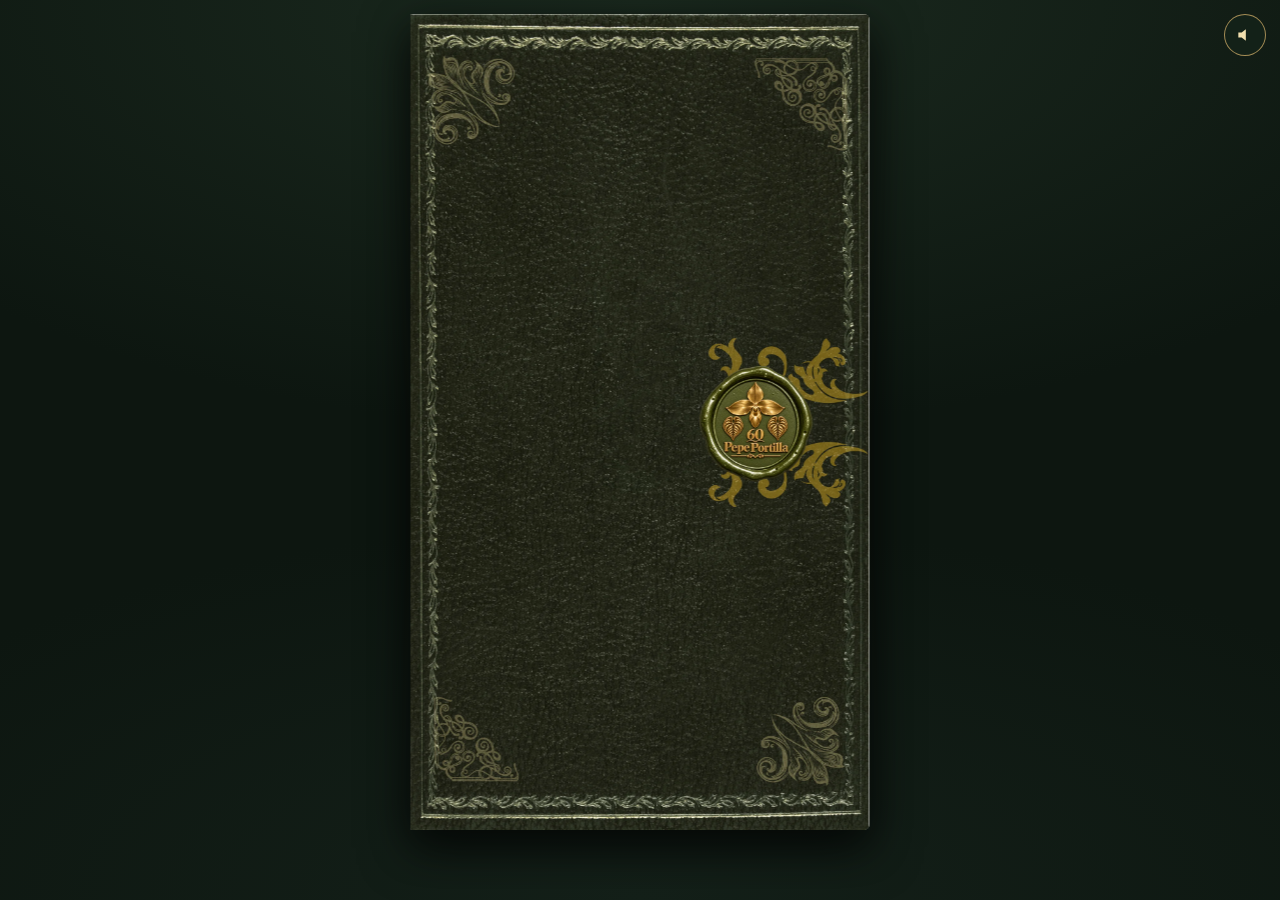
<file: index.html>
<!DOCTYPE html>
<html lang="es">
<head>
  <meta charset="UTF-8">
  <meta name="viewport" content="width=device-width, initial-scale=1.0, viewport-fit=cover">
  <meta name="theme-color" content="#0d1610">
  <title>Pepe Portilla · 60 años – ¡Te esperamos!</title>

  <!-- Vista previa al compartir por WhatsApp (se escribe aquí a mano) -->
  <meta name="description" content="Detalles del evento, ubicación y confirmación de asistencia.">
  <meta property="og:type" content="website">
  <meta property="og:title" content="Pepe Portilla · 60 años – ¡Te esperamos!">
  <meta property="og:description" content="Detalles del evento, ubicación y confirmación de asistencia.">
  <meta property="og:url" content="https://ecuagenera97.github.io/pepe_birthday/">
  <meta property="og:image" content="https://ecuagenera97.github.io/pepe_birthday/img/compartir.jpg">
  <meta property="og:image:width" content="1200">
  <meta property="og:image:height" content="630">
  <meta name="twitter:card" content="summary_large_image">

  <link rel="icon" href="img/favicon.png" type="image/png">
  <link rel="preload" as="image" href="img/p01_tapa.webp" fetchpriority="high">
  <link rel="preload" as="image" href="img/p02_cuero.webp">
  <link rel="preload" as="image" href="img/p02_logo_capa.webp">
  <link rel="preconnect" href="https://fonts.googleapis.com">
  <link rel="preconnect" href="https://fonts.gstatic.com" crossorigin>
  <link href="https://fonts.googleapis.com/css2?family=Cormorant+Garamond:ital,wght@0,500;0,600;0,700;1,500&display=swap" rel="stylesheet">
  <link rel="stylesheet" href="css/styles.css">
</head>
<body>
  <main class="escena" id="escena">
    <div class="libro" id="libro">

      <!-- ===================== HOJAS DEL LIBRO (se pasan como páginas) ===================== -->
      <div class="flip" id="flip">

        <!-- 2. Logo -->
        <section class="pagina logo" data-pag="logo" aria-label="Pepe Portilla, 60 años">
          <img class="base" src="img/p02_cuero.webp" alt="" width="1440" height="2560">
          <div class="logo-caja">
            <img class="logo-img" src="img/p02_logo_capa.webp" alt="60 Pepe Portilla">
            <span class="logo-brillo" aria-hidden="true"></span>
          </div>
          <div class="para" id="para" hidden>
            <span class="para-etq">Invitación para</span>
            <span class="para-nombre" id="para-nombre"></span>
          </div>
        </section>

        <!-- 3. Selva con animales -->
        <section class="pagina" data-pag="selva" aria-label="Usted está cordialmente invitado a celebrar 60 años">
          <img class="base" src="img/p03_selva.webp" alt="Pepe Portilla. Usted está cordialmente invitado a celebrar 60 años." width="1440" height="2560" decoding="async">
          <!-- VIDEO: si existe video/p03.mp4 se reproduce aquí (ver js/vivo.js) -->
        </section>

        <!-- 4. Cuenta regresiva -->
        <section class="pagina" data-pag="cuenta" aria-label="Cuenta regresiva">
          <img class="base" src="img/p04_cuenta.webp" alt="Faltan" width="1440" height="2560" decoding="async">
          <!-- Agujas del reloj (giran y marcan la hora de Ecuador) -->
          <svg class="agujas" id="agujas" viewBox="-200 -200 400 400" aria-hidden="true">
            <defs>
              <linearGradient id="oroAguja" x1="0" x2="1"><stop offset="0" stop-color="#3a2614"/><stop offset=".5" stop-color="#1f140b"/><stop offset="1" stop-color="#3a2614"/></linearGradient>
            </defs>
            <g id="ag-hora">
              <path d="M-5 22 L-3.2 -40 C-12 -48 -12 -62 0 -66 C12 -62 12 -48 3.2 -40 L5 22 Z M0 -60 a6 6 0 1 0 .01 0 Z" fill="url(#oroAguja)" fill-rule="evenodd"/>
              <path d="M0 -66 L-7 -84 L0 -108 L7 -84 Z" fill="url(#oroAguja)"/>
            </g>
            <g id="ag-min">
              <path d="M-3.6 28 L-2 -96 C-9 -104 -9 -116 0 -120 C9 -116 9 -104 2 -96 L3.6 28 Z M0 -114 a4.5 4.5 0 1 0 .01 0 Z" fill="url(#oroAguja)" fill-rule="evenodd"/>
              <path d="M0 -120 L-5 -134 L0 -158 L5 -134 Z" fill="url(#oroAguja)"/>
            </g>
            <g id="ag-seg">
              <path d="M-1 34 L-.7 -150 L0 -162 L.7 -150 L1 34 Z" fill="#9a6a2a"/>
              <circle cy="22" r="6" fill="none" stroke="#9a6a2a" stroke-width="2"/>
            </g>
            <circle r="11" fill="#2a1b0e"/><circle r="7" fill="#b8893f"/><circle r="3" fill="#5a3b18"/>
          </svg>
          <div class="reloj" id="reloj" role="timer" aria-live="off">
            <div class="u"><span class="n" data-u="d">00</span><span class="l">Días</span></div>
            <div class="u"><span class="n" data-u="h">00</span><span class="l">Horas</span></div>
            <div class="u"><span class="n" data-u="m">00</span><span class="l">Min</span></div>
            <div class="u"><span class="n" data-u="s">00</span><span class="l">Seg</span></div>
          </div>
          <span class="late" style="--l:28;--t:63.6;--w:44;--h:5" data-img="p04_cuenta"></span>
          <span class="late" style="--l:28;--t:71.2;--w:44;--h:5" data-img="p04_cuenta"></span>
          <a class="zona" id="cal-google" target="_blank" rel="noopener" aria-label="Agregar a Google Calendar" style="left:28%;top:63.6%;width:44%;height:5%"></a>
          <a class="zona" id="cal-ics" href="#" aria-label="Agregar al calendario de iPhone u Outlook" style="left:28%;top:71.2%;width:44%;height:5%"></a>
        </section>

        <!-- 5. Fecha y lugar -->
        <section class="pagina" data-pag="fecha" aria-label="Fecha y lugar">
          <img class="base" src="img/p05_fecha.webp" alt="Sábado 9 de enero, 4pm. El evento tendrá lugar en Uzhupud Garden, Paute - Ecuador." width="1440" height="2560" decoding="async">
          <span class="late" style="--l:34.7;--t:78;--w:31.9;--h:3.6" data-img="p05_fecha"></span>
          <a class="zona" data-accion="mapa" target="_blank" rel="noopener" aria-label="Ver ubicación en el mapa" style="left:33%;top:77%;width:35%;height:5.6%"></a>
          <a class="zona suave" data-accion="mapa" target="_blank" rel="noopener" tabindex="-1" aria-hidden="true" style="left:18%;top:55%;width:64%;height:20%"></a>
        </section>

        <!-- 6. Agenda -->
        <section class="pagina" data-pag="agenda" aria-label="Agenda de la noche">
          <img class="base" src="img/p06_agenda.webp" alt="Agenda de la noche: ceremonia en la Capilla San José 16h00, cóctel 17h00, cena de recepción 20h00, fiesta de celebración 20h30." width="1440" height="2560" decoding="async">
          <img class="estrella" src="img/p06_estrella.png" alt="" aria-hidden="true">
        </section>

        <!-- 7. Vestimenta -->
        <section class="pagina" data-pag="vestimenta" aria-label="Código de vestimenta">
          <img class="base" src="img/p07_vestimenta.webp" alt="Código de vestimenta: traje formal. Verdes y sus tonalidades, reservados para el cumpleañero." width="1440" height="2560" decoding="async">
        </section>

        <!-- 8. Confirmación -->
        <section class="pagina" data-pag="confirmacion" aria-label="Confirmación de asistencia">
          <img class="base" src="img/p08_confirmacion.webp" alt="Agradecemos su confirmación hasta el 28 de diciembre de 2026. Por la naturaleza de la celebración, este evento será exclusivamente para adultos; agradecemos confirmar únicamente la asistencia de las personas contempladas en su invitación." width="1440" height="2560" decoding="async">
          <span class="late" style="--l:15.4;--t:62.2;--w:38.8;--h:4.9" data-img="p08_confirmacion"></span>
          <a class="zona" data-accion="confirmar" target="_blank" rel="noopener" aria-label="Confirmar asistencia por WhatsApp" style="left:14%;top:61%;width:41.6%;height:7.2%"></a>
        </section>

        <!-- 9. Hospedaje -->
        <section class="pagina" data-pag="hospedaje" aria-label="Hospedaje con tarifa especial">
          <img class="base" src="img/p09_hospedaje.webp" alt="Hospedaje. Tarifa especial disponible para nuestros amigos en Uzhupud Garden." width="1440" height="2560" decoding="async">
          <span class="late" style="--l:53;--t:58.5;--w:38.7;--h:4.9" data-img="p09_hospedaje"></span>
          <a class="zona" data-accion="hospedaje" target="_blank" rel="noopener" aria-label="Reservar hospedaje por WhatsApp" style="left:51.5%;top:57.3%;width:41.7%;height:7.3%"></a>
        </section>

        <!-- 10. Obsequio -->
        <section class="pagina" data-pag="obsequio" aria-label="Obsequio">
          <img class="base" src="img/p10_obsequio.webp" alt="Obsequio. Su obsequio en sobre cerrado o transferencia será donado para la Fundación Santa María de la Esperanza o la Conferencia San Vicente de Paúl." width="1440" height="2560" decoding="async">
          <span class="late suave" style="--l:37.3;--t:53.7;--w:31.8;--h:5.5" data-img="p10_obsequio"></span>
          <a class="zona suave" data-accion="obsequio" target="_blank" rel="noopener" aria-label="Fundación Santa María de la Esperanza" style="left:36%;top:53.2%;width:34.4%;height:6.6%"></a>
          <span class="late suave" style="--l:37.3;--t:61;--w:31.8;--h:5.5" data-img="p10_obsequio"></span>
          <a class="zona suave" data-accion="obsequio2" target="_blank" rel="noopener" aria-label="Conferencia San Vicente de Paúl" style="left:36%;top:60.4%;width:34.4%;height:6.6%"></a>
        </section>

        <!-- 11. Te esperamos -->
        <section class="pagina" data-pag="esperamos" aria-label="Te esperamos">
          <img class="base" src="img/p11_esperamos.webp" alt="Te esperamos. Para brindar por la vida y compartir una noche inolvidable." width="1440" height="2560" decoding="async">
        </section>
      </div>

      <!-- ===================== 1. TAPA (se abre de derecha a izquierda) ===================== -->
      <div class="tapa" id="tapa">
        <div class="tapa-cara frente">
          <img src="img/p01_tapa.webp" alt="Libro cerrado con el sello de Pepe Portilla" width="1440" height="2560" fetchpriority="high">
          <button class="zona redonda sello" id="sello" type="button" aria-label="Abrir la invitación"></button>
        </div>
        <div class="tapa-cara dorso" aria-hidden="true"></div>
      </div>
    </div>

    <!-- Puntos de página y flechas (aparecen al abrir el libro) -->
    <nav class="mando" id="mando" aria-label="Páginas" hidden>
      <button class="pista atras" id="atras" type="button" aria-label="Página anterior"><svg viewBox="0 0 24 24"><path d="M15 5l-7 7 7 7"/></svg></button>
      <div class="puntos" id="puntos"></div>
      <button class="pista" id="siguiente" type="button" aria-label="Página siguiente"><svg viewBox="0 0 24 24"><path d="M9 5l7 7-7 7"/></svg></button>
    </nav>
  </main>

  <button class="musica" id="musica" type="button" hidden aria-label="Reproducir música">
    <svg viewBox="0 0 24 24" id="musica-icono"><path d="M4 9v6h4l5 4V5L8 9z"/></svg>
  </button>
  <audio id="audio" loop preload="none"></audio>

  <script src="config.js"></script>
  <script src="js/comun.js"></script>
  <script src="js/vivo.js"></script>
  <script src="js/app.js"></script>
</body>
</html>
</file>
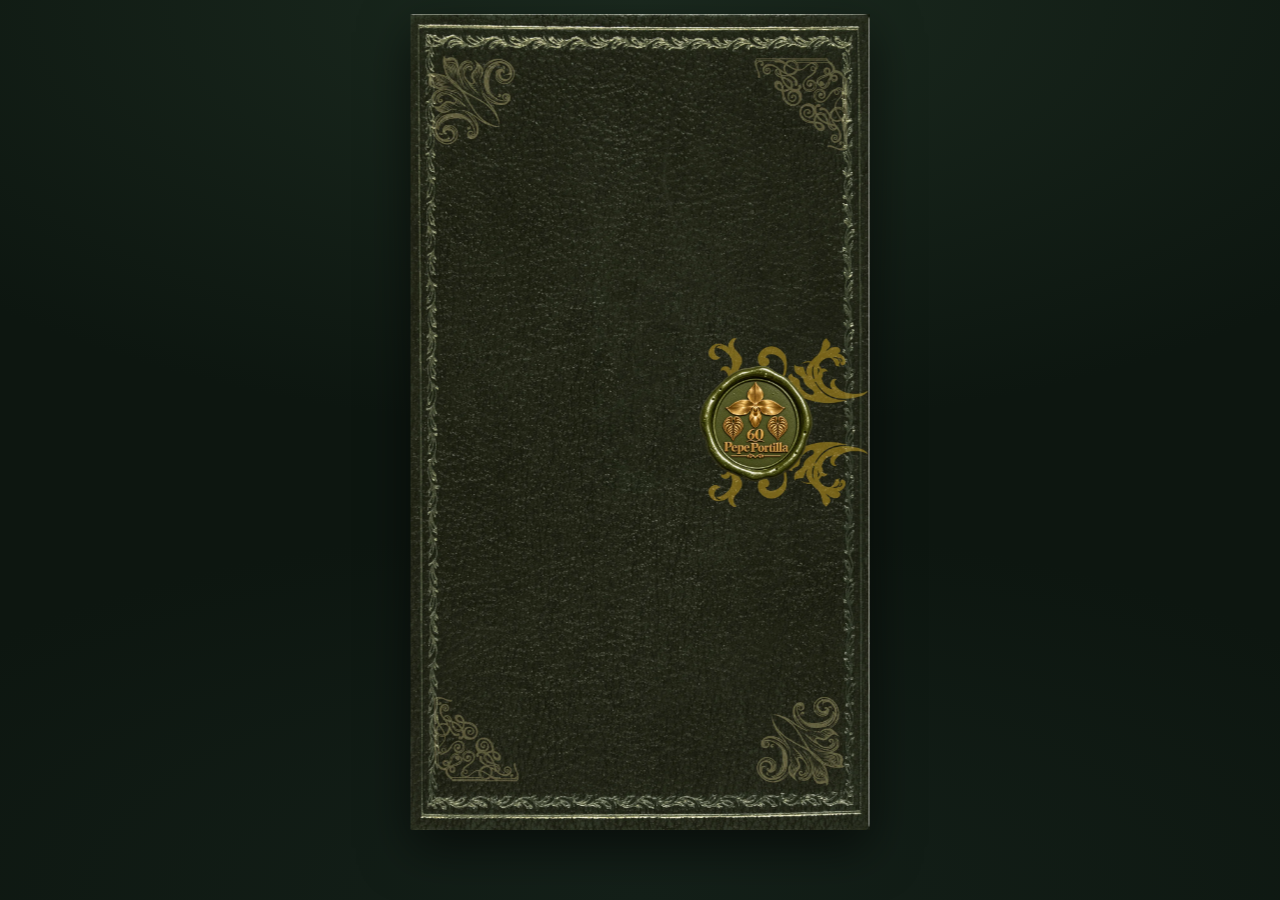
<file: INVITACION_FINAL/index.html>
<!DOCTYPE html>
<html lang="es">
<head>
  <meta charset="UTF-8">
  <meta name="viewport" content="width=device-width, initial-scale=1.0, viewport-fit=cover">
  <meta name="theme-color" content="#0d1610">
  <title>Pepe Portilla · 60 años – ¡Te esperamos!</title>

  <!-- Vista previa al compartir por WhatsApp (se escribe aquí a mano) -->
  <meta name="description" content="Detalles del evento, ubicación y confirmación de asistencia.">
  <meta property="og:type" content="website">
  <meta property="og:title" content="Pepe Portilla · 60 años – ¡Te esperamos!">
  <meta property="og:description" content="Detalles del evento, ubicación y confirmación de asistencia.">
  <meta property="og:url" content="https://ecuagenera97.github.io/pepe_birthday/">
  <meta property="og:image" content="https://ecuagenera97.github.io/pepe_birthday/img/compartir.jpg">
  <meta property="og:image:width" content="1200">
  <meta property="og:image:height" content="630">
  <meta name="twitter:card" content="summary_large_image">

  <link rel="icon" href="img/favicon.png" type="image/png">
  <link rel="preload" as="image" href="img/p01_tapa.webp" fetchpriority="high">
  <link rel="preload" as="image" href="img/p02_cuero.webp">
  <link rel="preload" as="image" href="img/p02_logo_capa.webp">
  <link rel="preconnect" href="https://fonts.googleapis.com">
  <link rel="preconnect" href="https://fonts.gstatic.com" crossorigin>
  <link href="https://fonts.googleapis.com/css2?family=Cormorant+Garamond:ital,wght@0,500;0,600;0,700;1,500&display=swap" rel="stylesheet">
  <link rel="stylesheet" href="css/styles.css">
</head>
<body>
  <main class="escena" id="escena">
    <div class="libro" id="libro">

      <!-- ===================== HOJAS DEL LIBRO (se pasan como páginas) ===================== -->
      <div class="flip" id="flip">

        <!-- 2. Logo -->
        <section class="pagina logo" data-pag="logo" aria-label="Pepe Portilla, 60 años">
          <img class="base" src="img/p02_cuero.webp" alt="" width="1440" height="2560">
          <div class="logo-caja">
            <img class="logo-img" src="img/p02_logo_capa.webp" alt="60 Pepe Portilla">
            <span class="logo-brillo" aria-hidden="true"></span>
          </div>
          <div class="para" id="para" hidden>
            <span class="para-etq">Invitación para</span>
            <span class="para-nombre" id="para-nombre"></span>
          </div>
        </section>

        <!-- 3. Selva con animales -->
        <section class="pagina" data-pag="selva" aria-label="Usted está cordialmente invitado a celebrar 60 años">
          <img class="base" src="img/p03_selva.webp" alt="Pepe Portilla. Usted está cordialmente invitado a celebrar 60 años." width="1440" height="2560" decoding="async">
          <!-- VIDEO: si existe video/p03.mp4 se reproduce aquí (ver js/vivo.js) -->
        </section>

        <!-- 4. Cuenta regresiva -->
        <section class="pagina" data-pag="cuenta" aria-label="Cuenta regresiva">
          <img class="base" src="img/p04_cuenta.webp" alt="Faltan" width="1440" height="2560" decoding="async">
          <!-- Agujas del reloj (giran y marcan la hora de Ecuador) -->
          <svg class="agujas" id="agujas" viewBox="-200 -200 400 400" aria-hidden="true">
            <defs>
              <linearGradient id="oroAguja" x1="0" x2="1"><stop offset="0" stop-color="#3a2614"/><stop offset=".5" stop-color="#1f140b"/><stop offset="1" stop-color="#3a2614"/></linearGradient>
            </defs>
            <g id="ag-hora">
              <path d="M-5 22 L-3.2 -40 C-12 -48 -12 -62 0 -66 C12 -62 12 -48 3.2 -40 L5 22 Z M0 -60 a6 6 0 1 0 .01 0 Z" fill="url(#oroAguja)" fill-rule="evenodd"/>
              <path d="M0 -66 L-7 -84 L0 -108 L7 -84 Z" fill="url(#oroAguja)"/>
            </g>
            <g id="ag-min">
              <path d="M-3.6 28 L-2 -96 C-9 -104 -9 -116 0 -120 C9 -116 9 -104 2 -96 L3.6 28 Z M0 -114 a4.5 4.5 0 1 0 .01 0 Z" fill="url(#oroAguja)" fill-rule="evenodd"/>
              <path d="M0 -120 L-5 -134 L0 -158 L5 -134 Z" fill="url(#oroAguja)"/>
            </g>
            <g id="ag-seg">
              <path d="M-1 34 L-.7 -150 L0 -162 L.7 -150 L1 34 Z" fill="#9a6a2a"/>
              <circle cy="22" r="6" fill="none" stroke="#9a6a2a" stroke-width="2"/>
            </g>
            <circle r="11" fill="#2a1b0e"/><circle r="7" fill="#b8893f"/><circle r="3" fill="#5a3b18"/>
          </svg>
          <div class="reloj" id="reloj" role="timer" aria-live="off">
            <div class="u"><span class="n" data-u="d">00</span><span class="l">Días</span></div>
            <div class="u"><span class="n" data-u="h">00</span><span class="l">Horas</span></div>
            <div class="u"><span class="n" data-u="m">00</span><span class="l">Min</span></div>
            <div class="u"><span class="n" data-u="s">00</span><span class="l">Seg</span></div>
          </div>
          <span class="late" style="--l:28;--t:63.6;--w:44;--h:5" data-img="p04_cuenta"></span>
          <span class="late" style="--l:28;--t:71.2;--w:44;--h:5" data-img="p04_cuenta"></span>
          <a class="zona" id="cal-google" target="_blank" rel="noopener" aria-label="Agregar a Google Calendar" style="left:28%;top:63.6%;width:44%;height:5%"></a>
          <a class="zona" id="cal-ics" href="#" aria-label="Agregar al calendario de iPhone u Outlook" style="left:28%;top:71.2%;width:44%;height:5%"></a>
        </section>

        <!-- 5. Fecha y lugar -->
        <section class="pagina" data-pag="fecha" aria-label="Fecha y lugar">
          <img class="base" src="img/p05_fecha.webp" alt="Sábado 9 de enero, 4pm. El evento tendrá lugar en Uzhupud Garden, Paute - Ecuador." width="1440" height="2560" decoding="async">
          <span class="late" style="--l:31.5;--t:74.3;--w:37;--h:4.2" data-img="p05_fecha"></span>
          <a class="zona" data-accion="mapa" target="_blank" rel="noopener" aria-label="Ver ubicación en el mapa" style="left:31.5%;top:74.3%;width:37%;height:4.2%"></a>
          <a class="zona suave" data-accion="mapa" target="_blank" rel="noopener" tabindex="-1" aria-hidden="true" style="left:18%;top:51%;width:64%;height:19%"></a>
        </section>

        <!-- 6. Agenda -->
        <section class="pagina" data-pag="agenda" aria-label="Agenda de la noche">
          <img class="base" src="img/p06_agenda.webp" alt="Agenda de la noche: ceremonia en la Capilla San José 16h00, cóctel de bienvenida en el Museo 17h00, cena de recepción 20h00, fiesta de celebración 20h30." width="1440" height="2560" decoding="async">
          <img class="estrella" src="img/p06_estrella.png" alt="" aria-hidden="true">
        </section>

        <!-- 7. Vestimenta -->
        <section class="pagina" data-pag="vestimenta" aria-label="Código de vestimenta">
          <img class="base" src="img/p07_vestimenta.webp" alt="Código de vestimenta: traje formal. Verdes y sus tonalidades, reservados para el cumpleañero." width="1440" height="2560" decoding="async">
        </section>

        <!-- 8. Confirmación -->
        <section class="pagina" data-pag="confirmacion" aria-label="Confirmación de asistencia">
          <img class="base" src="img/p08_confirmacion.webp" alt="Agradecemos su confirmación hasta el 27 de diciembre del 2026." width="1440" height="2560" decoding="async">
          <span class="late" style="--l:9.4;--t:64.8;--w:42;--h:5.4" data-img="p08_confirmacion"></span>
          <a class="zona" data-accion="confirmar" target="_blank" rel="noopener" aria-label="Confirmar asistencia por WhatsApp" style="left:9.4%;top:64.8%;width:42%;height:5.4%"></a>
        </section>

        <!-- 9. Hospedaje -->
        <section class="pagina" data-pag="hospedaje" aria-label="Hospedaje con tarifa especial">
          <img class="base" src="img/p09_hospedaje.webp" alt="Hospedaje. Tarifa especial disponible para nuestros amigos en Uzhupud Garden." width="1440" height="2560" decoding="async">
          <span class="late" style="--l:50.5;--t:56.8;--w:38.5;--h:4.8" data-img="p09_hospedaje"></span>
          <a class="zona" data-accion="hospedaje" target="_blank" rel="noopener" aria-label="Reservar hospedaje por WhatsApp" style="left:50.5%;top:56.8%;width:38.5%;height:4.8%"></a>
        </section>

        <!-- 10. Obsequio -->
        <section class="pagina" data-pag="obsequio" aria-label="Obsequio">
          <img class="base" src="img/p10_obsequio.webp" alt="Obsequio. Su obsequio en sobre cerrado o transferencia será donado para la Fundación Santa María de la Esperanza." width="1440" height="2560" decoding="async">
          <span class="late suave" style="--l:33.5;--t:56.2;--w:33;--h:4.8" data-img="p10_obsequio"></span>
          <a class="zona suave" data-accion="obsequio" target="_blank" rel="noopener" aria-label="Fundación Santa María de la Esperanza" style="left:33.5%;top:56.2%;width:33%;height:4.8%"></a>
        </section>

        <!-- 11. Te esperamos -->
        <section class="pagina" data-pag="esperamos" aria-label="Te esperamos">
          <img class="base" src="img/p11_esperamos.webp" alt="Te esperamos. Para brindar por la vida y compartir una noche inolvidable." width="1440" height="2560" decoding="async">
        </section>
      </div>

      <!-- ===================== 1. TAPA (se abre de derecha a izquierda) ===================== -->
      <div class="tapa" id="tapa">
        <div class="tapa-cara frente">
          <img src="img/p01_tapa.webp" alt="Libro cerrado con el sello de Pepe Portilla" width="1440" height="2560" fetchpriority="high">
          <button class="zona redonda sello" id="sello" type="button" aria-label="Abrir la invitación"></button>
        </div>
        <div class="tapa-cara dorso" aria-hidden="true"></div>
      </div>
    </div>

    <!-- Puntos de página y flechas (aparecen al abrir el libro) -->
    <nav class="mando" id="mando" aria-label="Páginas" hidden>
      <button class="pista atras" id="atras" type="button" aria-label="Página anterior"><svg viewBox="0 0 24 24"><path d="M15 5l-7 7 7 7"/></svg></button>
      <div class="puntos" id="puntos"></div>
      <button class="pista" id="siguiente" type="button" aria-label="Página siguiente"><svg viewBox="0 0 24 24"><path d="M9 5l7 7-7 7"/></svg></button>
    </nav>
  </main>

  <button class="musica" id="musica" type="button" hidden aria-label="Reproducir música">
    <svg viewBox="0 0 24 24" id="musica-icono"><path d="M4 9v6h4l5 4V5L8 9z"/></svg>
  </button>
  <audio id="audio" loop preload="none"></audio>

  <script src="config.js"></script>
  <script src="js/comun.js"></script>
  <script src="js/page-flip.js"></script>
  <script src="js/vivo.js"></script>
  <script src="js/app.js"></script>
</body>
</html>
</file>
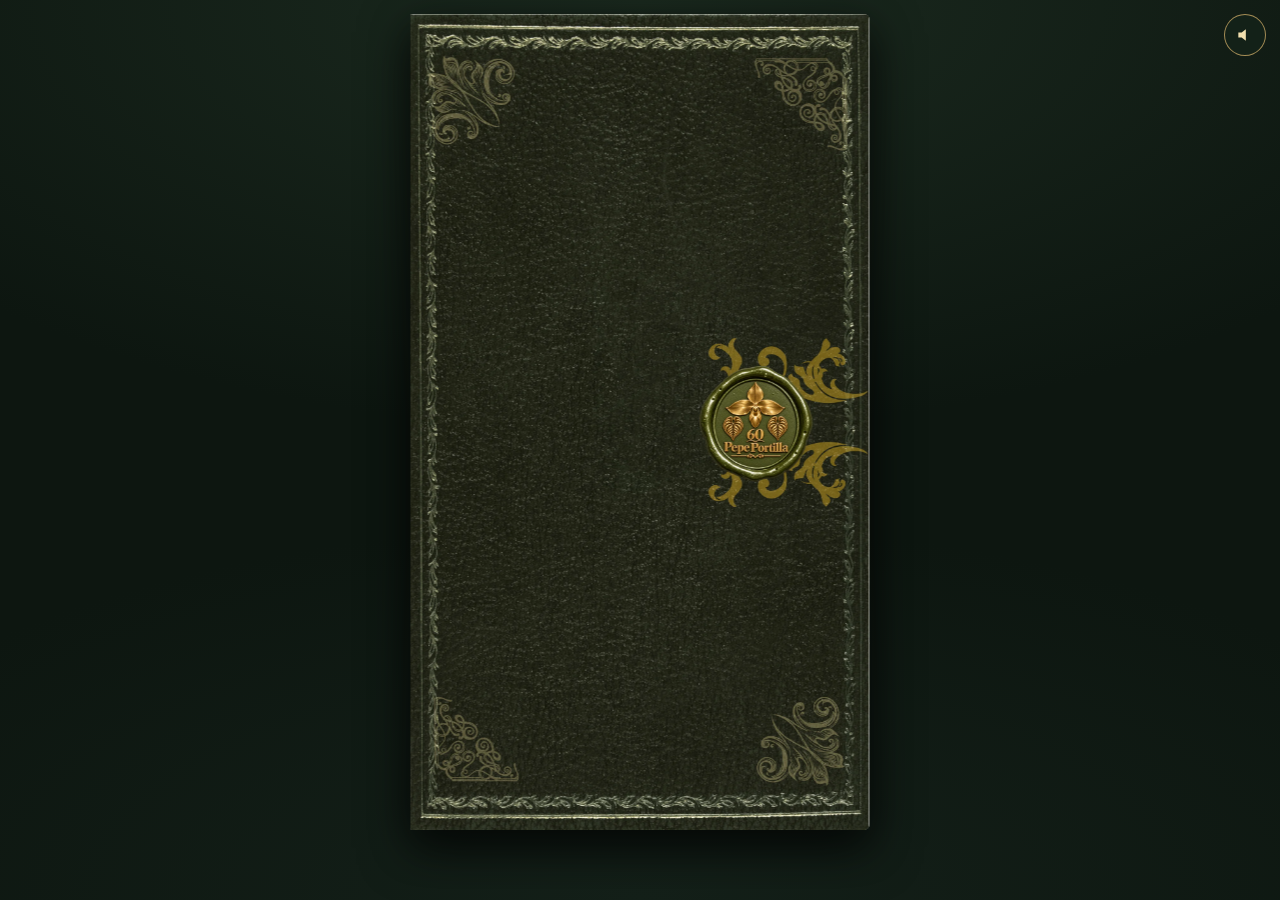
<file: details.html>
<!DOCTYPE html>
<html lang="es"><head><meta charset="UTF-8"><meta name="viewport" content="width=device-width, initial-scale=1.0">
<title>Pepe Portilla · 60 años</title><meta http-equiv="refresh" content="0; url=index.html">
<script>location.replace("index.html" + location.search);</script></head>
<body style="background:#0d1610;color:#d4b06a;font-family:Georgia,serif;text-align:center;padding:40px"><a style="color:#d4b06a" href="index.html">Ver la invitación</a></body></html>
</file>
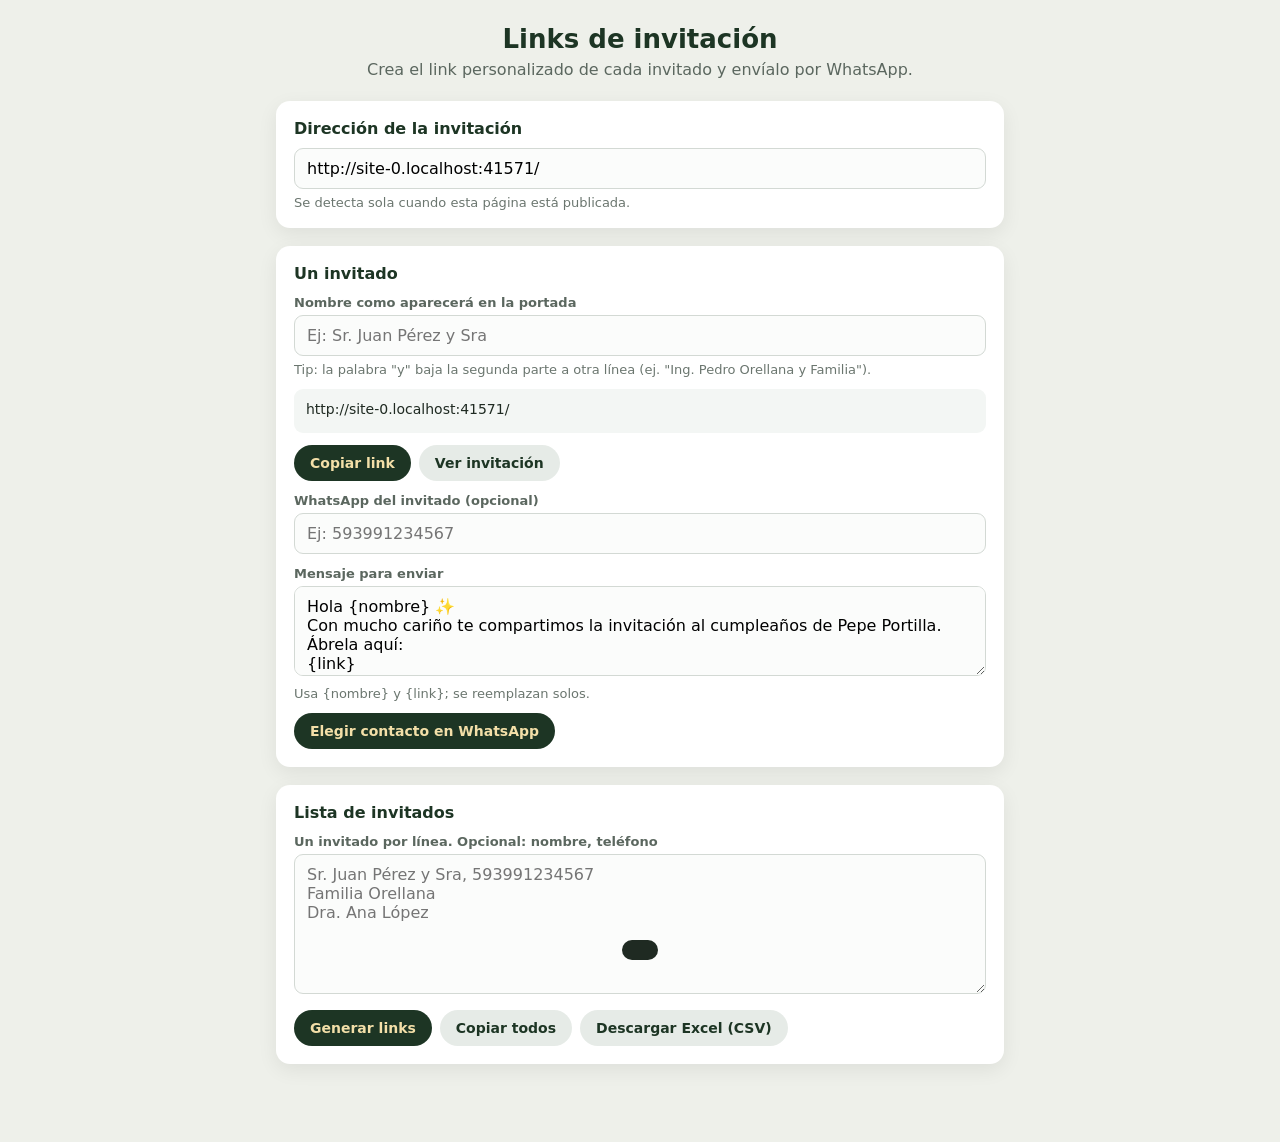
<file: generador.html>
<!DOCTYPE html>
<html lang="es">
<head>
  <meta charset="UTF-8">
  <meta name="viewport" content="width=device-width, initial-scale=1.0">
  <meta name="robots" content="noindex, nofollow">
  <title>Generador de links · Pepe Portilla 60 años</title>
  <link rel="icon" href="img/favicon.png" type="image/png">
  <style>
    :root { --verde: #1d3524; --oro: #b8923f; }
    * { box-sizing: border-box; }
    body { margin: 0; font-family: system-ui, -apple-system, "Segoe UI", Roboto, sans-serif; color: #1f2a22; background: #eef0ea; }
    .gen { width: min(100%, 760px); margin: 0 auto; padding: 24px 16px 60px; }
    h1 { margin: 0; text-align: center; color: var(--verde); font-size: 26px; }
    .intro { text-align: center; margin: 6px 0 22px; color: #5b675f; }
    .panel { background: #fff; border-radius: 14px; box-shadow: 0 6px 20px rgba(0,0,0,.07); padding: 18px; margin-bottom: 18px; }
    h2 { margin: 0 0 10px; font-size: 16px; color: var(--verde); }
    label { display: block; font-size: 13px; font-weight: 600; color: #5b675f; margin: 12px 0 5px; }
    input, textarea { width: 100%; font: inherit; font-size: 16px; padding: 10px 12px; border: 1px solid #d3d9d4; border-radius: 9px; background: #fbfcfb; }
    textarea { min-height: 140px; resize: vertical; }
    input:focus, textarea:focus { outline: 2px solid var(--verde); border-color: transparent; }
    .fila { display: flex; gap: 8px; flex-wrap: wrap; margin-top: 12px; }
    .btn { font: inherit; font-size: 14px; font-weight: 600; border: 0; border-radius: 999px; padding: 10px 16px; cursor: pointer; background: var(--verde); color: #f3dfa8; text-decoration: none; display: inline-block; }
    .btn.sec { background: #e6ebe7; color: var(--verde); }
    .resultado { margin-top: 12px; padding: 12px; background: #f3f6f4; border-radius: 9px; word-break: break-all; font-size: 14px; min-height: 44px; }
    .ayuda { font-size: 13px; color: #6b766f; margin: 6px 0 0; }
    table { width: 100%; border-collapse: collapse; margin-top: 14px; font-size: 14px; }
    th, td { text-align: left; padding: 8px 6px; border-bottom: 1px solid #edf0ee; vertical-align: top; }
    td.link { word-break: break-all; color: #4d5a52; font-size: 12.5px; }
    td.acc { white-space: nowrap; }
    td.acc .btn { padding: 6px 10px; font-size: 12.5px; }
    .aviso { background: #fff7e6; border: 1px solid #f1d9a6; color: #6d5316; padding: 10px 12px; border-radius: 9px; font-size: 14px; margin-bottom: 18px; }
    .toast { position: fixed; left: 50%; bottom: 20px; transform: translateX(-50%) translateY(80px); background: #1f2a22; color: #fff; padding: 10px 18px; border-radius: 999px; font-size: 14px; transition: transform .2s; z-index: 9; }
    .toast.ver { transform: translateX(-50%) translateY(0); }
  </style>
</head>
<body>
  <div class="gen">
    <h1>Links de invitación</h1>
    <p class="intro">Crea el link personalizado de cada invitado y envíalo por WhatsApp.</p>

    <div class="aviso" id="aviso-local" hidden>
      Estás abriendo este archivo desde tu computadora. Escribe abajo la dirección pública de la invitación
      (la de GitHub Pages) para que los links funcionen al enviarlos.
    </div>

    <div class="panel">
      <h2>Dirección de la invitación</h2>
      <input id="base" type="url" placeholder="https://usuario.github.io/repositorio/">
      <p class="ayuda">Se detecta sola cuando esta página está publicada.</p>
    </div>

    <div class="panel">
      <h2>Un invitado</h2>
      <label for="nombre">Nombre como aparecerá en la portada</label>
      <input id="nombre" placeholder="Ej: Sr. Juan Pérez y Sra">
      <p class="ayuda">Tip: la palabra "y" baja la segunda parte a otra línea (ej. "Ing. Pedro Orellana y Familia").</p>
      <div class="resultado" id="res-uno">—</div>
      <div class="fila">
        <button class="btn" id="copiar-uno" type="button">Copiar link</button>
        <a class="btn sec" id="abrir-uno" target="_blank" rel="noopener">Ver invitación</a>
      </div>
      <label for="telefono">WhatsApp del invitado (opcional)</label>
      <input id="telefono" inputmode="tel" placeholder="Ej: 593991234567">
      <label for="mensaje">Mensaje para enviar</label>
      <textarea id="mensaje" style="min-height:90px"></textarea>
      <p class="ayuda">Usa {nombre} y {link}; se reemplazan solos.</p>
      <div class="fila"><a class="btn" id="wa-uno" target="_blank" rel="noopener">Enviar por WhatsApp</a></div>
    </div>

    <div class="panel">
      <h2>Lista de invitados</h2>
      <label for="lista">Un invitado por línea. Opcional: nombre, teléfono</label>
      <textarea id="lista" placeholder="Sr. Juan Pérez y Sra, 593991234567&#10;Familia Orellana&#10;Dra. Ana López"></textarea>
      <div class="fila">
        <button class="btn" id="generar" type="button">Generar links</button>
        <button class="btn sec" id="copiar-todos" type="button">Copiar todos</button>
        <button class="btn sec" id="csv" type="button">Descargar Excel (CSV)</button>
      </div>
      <table id="tabla" hidden>
        <thead><tr><th>Invitado</th><th>Link</th><th></th></tr></thead>
        <tbody></tbody>
      </table>
    </div>
  </div>
  <div class="toast" id="toast"></div>

  <script src="config.js"></script>
  <script src="js/comun.js"></script>
  <script src="js/generador.js"></script>
</body>
</html>
</file>
<file: css/styles.css>
/* ============================================================
   Invitación Pepe Portilla · 60 años — libro de la selva
   ============================================================ */
:root {
  --fondo: #0d1610;
  --verde: #1d3524;
  --oro: #d4b06a;
  --oro-claro: #f1dfae;
  --crema: #f3ead3;
  --serif: "Cormorant Garamond", "Cormorant", Georgia, "Times New Roman", serif;
  --barra: 56px;
}
* { box-sizing: border-box; }
html, body { margin: 0; padding: 0; height: 100%; background: var(--fondo); }
body {
  font-family: var(--serif); color: var(--oro-claro); overflow: hidden;
  -webkit-font-smoothing: antialiased; -webkit-tap-highlight-color: transparent;
  background:
    radial-gradient(120% 80% at 50% 0%, #1b2a1f 0%, transparent 60%),
    radial-gradient(100% 60% at 50% 100%, #142019 0%, transparent 70%),
    var(--fondo);
}
img { display: block; max-width: none; }
a, button { touch-action: manipulation; }

/* ---------- Escena: el libro centrado, barra de navegación abajo ---------- */
.escena { position: fixed; inset: 0; }
.libro {
  position: absolute; left: 50%; top: calc(50% - var(--barra) / 2);
  transform: translate(-50%, -50%);
  /* tamaño lo fija app.js: 9:16 que cabe en la pantalla */
  width: var(--lw, 360px); height: var(--lh, 640px);
  perspective: 2200px;
}
.flip { position: relative; width: 100%; height: 100%; perspective: 2200px; perspective-origin: 0 50%; }
.flip > .pagina {
  position: absolute; inset: 0; visibility: hidden; z-index: 1;
  transform-origin: left center; backface-visibility: hidden; -webkit-backface-visibility: hidden;
  border-radius: 2px 6px 6px 2px; box-shadow: 0 14px 40px rgba(0, 0, 0, .45);
}
.flip > .pagina.vista { visibility: visible; }
.flip > .pagina.arriba { z-index: 3; will-change: transform; }
.flip > .pagina.fundido { animation: fundido .45s ease both; }
@keyframes fundido { from { opacity: 0; } to { opacity: 1; } }
/* luz que recorre la hoja mientras gira (da volumen al papel) */
.giro-luz {
  position: absolute; inset: 0; z-index: 9; pointer-events: none; opacity: 0;
  background: linear-gradient(90deg, rgba(0, 0, 0, .05) 0%, rgba(255, 255, 255, .18) 55%, rgba(0, 0, 0, .35) 100%);
}
/* sombra que cae sobre la hoja de abajo */
.giro-sombra {
  position: absolute; inset: 0; z-index: 2; pointer-events: none; opacity: 0; display: none;
  background: linear-gradient(90deg, rgba(0, 0, 0, .45), rgba(0, 0, 0, .12) 40%, rgba(0, 0, 0, 0) 75%);
}
.giro-sombra.ver { display: block; }
.pagina { position: relative; overflow: hidden; background: #ece3cc; }
.flip { touch-action: pan-y; }
.pagina .base { position: absolute; inset: 0; width: 100%; height: 100%; object-fit: cover; pointer-events: none; -webkit-user-drag: none; user-select: none; }
/* lomo: sombra suave a la izquierda de cada hoja (libro abierto) */
.pagina::after {
  content: ""; position: absolute; inset: 0 auto 0 0; width: 7%; pointer-events: none; z-index: 6;
  background: linear-gradient(90deg, rgba(40, 28, 10, .28), rgba(40, 28, 10, 0));
}
.pagina.logo::after { background: linear-gradient(90deg, rgba(0, 0, 0, .45), rgba(0, 0, 0, 0)); }

/* ---------- 1. Tapa ---------- */
.tapa {
  position: absolute; inset: 0; z-index: 20; transform-origin: left center; transform-style: preserve-3d;
  transition: transform 1.6s cubic-bezier(.45, .05, .2, 1), filter 1.6s;
}
.tapa-cara { position: absolute; inset: 0; backface-visibility: hidden; -webkit-backface-visibility: hidden; border-radius: 2px 6px 6px 2px; overflow: hidden; }
.tapa-cara.frente { box-shadow: 0 18px 50px rgba(0, 0, 0, .55), inset -2px 0 0 rgba(255, 255, 255, .05); }
.tapa-cara.frente img { width: 100%; height: 100%; object-fit: cover; }
.tapa-cara.dorso {
  transform: rotateY(180deg);
  background:
    linear-gradient(90deg, rgba(0, 0, 0, .35), rgba(0, 0, 0, 0) 12%),
    repeating-linear-gradient(115deg, rgba(212, 176, 106, .05) 0 2px, transparent 2px 9px),
    #1a2b1f;
  box-shadow: inset 0 0 0 10px #142219, inset 0 0 0 11px rgba(212, 176, 106, .35);
}
.libro.abriendo .tapa { transform: rotateY(-178deg); }
.libro.abierto .tapa { display: none; }
.libro .sello { left: 64%; top: 41%; width: 27%; height: 16%; z-index: 3; }
.libro.abriendo .sello { opacity: 0; animation: none; transition: opacity .2s; }

/* ---------- Zonas clicables (botones del diseño) ---------- */
.zona {
  position: absolute; display: block; z-index: 8; border-radius: 999px; cursor: pointer;
  background: transparent; border: 0; padding: 0; text-decoration: none;
}
.zona.redonda { border-radius: 50%; animation: anillo 2.2s ease-out infinite; }
.zona.suave { border-radius: 10px; }
.zona:focus-visible { outline: 3px solid var(--oro-claro); outline-offset: 3px; }
@keyframes anillo {
  0%   { box-shadow: 0 0 0 0 rgba(241, 223, 174, .7); }
  70%  { box-shadow: 0 0 0 18px rgba(241, 223, 174, 0); }
  100% { box-shadow: 0 0 0 0 rgba(241, 223, 174, 0); }
}
/* El botón dibujado "late": una copia nítida del mismo trozo de la hoja que crece y vuelve */
.late {
  position: absolute; z-index: 7; pointer-events: none; border-radius: 999px;
  left: calc(var(--l) * 1%); top: calc(var(--t) * 1%); width: calc(var(--w) * 1%); height: calc(var(--h) * 1%);
  background-size: calc(10000% / var(--w)) calc(10000% / var(--h));
  background-position: calc(var(--l) / (100 - var(--w)) * 100%) calc(var(--t) / (100 - var(--h)) * 100%);
  background-repeat: no-repeat;
  animation: late 2.2s ease-in-out infinite;
  box-shadow: 0 0 0 0 rgba(212, 176, 106, .55);
}
.late.suave { border-radius: 8px; }
@keyframes late {
  0%, 100% { transform: scale(1); box-shadow: 0 0 0 0 rgba(212, 176, 106, .5); }
  40%      { transform: scale(1.07); box-shadow: 0 4px 14px rgba(0, 0, 0, .25), 0 0 0 6px rgba(212, 176, 106, 0); }
  55%      { transform: scale(1.03); }
}
.late::after {          /* destello que cruza el botón */
  content: ""; position: absolute; inset: 0; border-radius: inherit;
  background: linear-gradient(105deg, transparent 35%, rgba(255, 240, 200, .5) 50%, transparent 65%);
  background-size: 250% 100%; animation: brillo 3.4s ease-in-out infinite;
}
@keyframes brillo { 0%, 55% { background-position: 130% 0; } 100% { background-position: -30% 0; } }

/* ---------- 2. Logo ---------- */
.logo-caja { position: absolute; left: 25.28%; top: 27.11%; width: 50.35%; height: 32.93%; z-index: 3; }
.logo-img { width: 100%; height: 100%; opacity: 0; transform: scale(.94); filter: blur(6px) brightness(.7); }
.logo-brillo {
  position: absolute; inset: 0; pointer-events: none; mix-blend-mode: screen; opacity: 0;
  -webkit-mask: url(../img/p02_logo_brillo.png) center / 100% 100% no-repeat; mask: url(../img/p02_logo_brillo.png) center / 100% 100% no-repeat;
  background: linear-gradient(115deg, transparent 38%, rgba(255, 243, 205, .95) 50%, transparent 62%);
  background-size: 300% 100%; background-position: 120% 0;
}
.activa .logo-img { animation: logo-entra 2.2s cubic-bezier(.2, .7, .2, 1) .35s forwards, logo-respira 6s ease-in-out 2.6s infinite; }
.activa .logo-brillo { animation: logo-brillo 2.4s ease-in-out 1.6s forwards, logo-brillo-ciclo 7s ease-in-out 5s infinite; }
@keyframes logo-entra { to { opacity: 1; transform: none; filter: none; } }
@keyframes logo-respira { 0%, 100% { filter: drop-shadow(0 0 0 rgba(241, 210, 140, 0)); } 50% { filter: drop-shadow(0 0 14px rgba(241, 210, 140, .35)); } }
@keyframes logo-brillo { 0% { opacity: 1; background-position: 120% 0; } 100% { opacity: 1; background-position: -20% 0; } }
@keyframes logo-brillo-ciclo { 0%, 70% { opacity: 1; background-position: 120% 0; } 100% { opacity: 1; background-position: -20% 0; } }
.para {
  position: absolute; left: 10%; right: 10%; top: 66%; z-index: 3; text-align: center;
  opacity: 0; transform: translateY(10px);
}
.activa .para { animation: aparece 1.4s ease-out 2.2s forwards; }
@keyframes aparece { to { opacity: 1; transform: none; } }
.para-etq { display: block; font-size: calc(var(--lw) * .034); letter-spacing: .42em; text-indent: .42em; text-transform: uppercase; color: var(--oro); opacity: .85; }
.para-nombre {
  display: block; margin-top: .35em; font-weight: 600; font-style: italic; line-height: 1.15;
  font-size: calc(var(--lw) * .07); overflow-wrap: anywhere;
  background: linear-gradient(180deg, #f6e3a8 0%, #d6ac5a 55%, #a87a32 100%);
  -webkit-background-clip: text; background-clip: text; color: transparent;
}
.para-nombre::after { content: ""; display: block; width: 40%; height: 1px; margin: .55em auto 0; background: linear-gradient(90deg, transparent, var(--oro), transparent); }

/* ---------- 4. Cuenta regresiva dentro del recuadro "Faltan" ---------- */
.reloj {
  position: absolute; left: 19%; top: 44%; width: 62%; height: 11%; z-index: 4;
  display: flex; justify-content: space-between; align-items: center;
}
.reloj .u { flex: 1; display: flex; flex-direction: column; align-items: center; }
.reloj .n {
  font-size: calc(var(--lw) * .1); font-weight: 600; line-height: 1; color: var(--crema);
  font-variant-numeric: tabular-nums lining-nums; text-shadow: 0 1px 2px rgba(0, 0, 0, .4);
}
.reloj .l { margin-top: .35em; font-size: calc(var(--lw) * .028); letter-spacing: .25em; text-indent: .25em; text-transform: uppercase; color: var(--oro); }
.reloj .fin { width: 100%; text-align: center; font-size: calc(var(--lw) * .07); color: var(--crema); font-style: italic; }

/* ---------- Reloj de la cuenta regresiva: agujas que giran ---------- */
.agujas {
  position: absolute; z-index: 4; pointer-events: none;
  left: calc(50.49% - 13.6%); top: calc(19.92% - 7.65%); width: 27.2%; height: 15.3%;
  filter: drop-shadow(1px 2px 1.5px rgba(40, 25, 8, .45));
}
.agujas g { transform-origin: 0 0; transform-box: view-box; }

/* ---------- Agenda: la estrella baja por la línea de puntos ---------- */
.estrella {
  position: absolute; z-index: 4; pointer-events: none;
  left: 20.56%; top: 16.56%; width: 10.56%; height: 7.03%;
  filter: drop-shadow(0 0 5px rgba(255, 214, 140, .55));
  will-change: transform, opacity;
}
.activa .estrella { animation: estrella 9s ease-in-out .8s infinite; }
@keyframes estrella {
  0%    { transform: translateY(0) rotate(0); opacity: 1; }
  8%    { transform: translateY(0) rotate(0); opacity: 1; }
  72%   { transform: translateY(800%) rotate(360deg); opacity: 1; }
  80%   { transform: translateY(860%) rotate(400deg); opacity: 0; }
  80.1% { transform: translateY(-60%) rotate(0); opacity: 0; }
  92%   { transform: translateY(0) rotate(0); opacity: 1; }
  100%  { transform: translateY(0) rotate(0); opacity: 1; }
}

/* ---------- Video "vivo" de una hoja (animales, plantas) ---------- */
.vivo { position: absolute; inset: 0; width: 100%; height: 100%; object-fit: cover; z-index: 2; opacity: 0; transition: opacity .6s; pointer-events: none; }
.vivo.listo { opacity: 1; }
.fija { position: absolute; inset: 0; width: 100%; height: 100%; z-index: 3; pointer-events: none; }

/* ---------- Navegación ---------- */
.mando {
  position: absolute; left: 50%; bottom: calc(8px + env(safe-area-inset-bottom, 0px)); transform: translateX(-50%);
  height: calc(var(--barra) - 12px); width: min(var(--lw), 100vw); padding: 0 6px;
  display: flex; align-items: center; justify-content: space-between; z-index: 30;
  opacity: 0; transition: opacity .8s .6s;
}
.mando.ver { opacity: 1; }
.puntos { display: flex; gap: 7px; align-items: center; }
.puntos i { width: 6px; height: 6px; border-radius: 50%; background: rgba(241, 223, 174, .35); cursor: pointer; transition: width .3s, background .3s; }
.puntos i.on { width: 20px; border-radius: 4px; background: var(--oro-claro); }
.pista {
  width: 38px; height: 38px; border-radius: 50%; display: grid; place-items: center; cursor: pointer;
  color: var(--oro-claro); border: 1px solid rgba(212, 176, 106, .75); background: rgba(20, 35, 26, .65);
  transition: transform .08s, opacity .3s;
}
.pista:not(.atras) { animation: anillo 2.4s ease-out infinite; }
.pista:active { transform: scale(.9); }
.pista[disabled] { opacity: 0; pointer-events: none; }
.pista svg { width: 18px; height: 18px; fill: none; stroke: currentColor; stroke-width: 2.2; stroke-linecap: round; stroke-linejoin: round; }
.pista:focus-visible { outline: 2px solid var(--oro-claro); outline-offset: 2px; }

/* Música */
.musica {
  position: fixed; right: 14px; top: calc(14px + env(safe-area-inset-top, 0px)); z-index: 40; width: 42px; height: 42px;
  border-radius: 50%; border: 1px solid rgba(212, 176, 106, .75); cursor: pointer; display: grid; place-items: center;
  color: var(--oro-claro); background: rgba(20, 35, 26, .75);
}
.musica[hidden] { display: none; }
.musica svg { width: 20px; height: 20px; fill: currentColor; }

@media (prefers-reduced-motion: reduce) {
  *, *::before, *::after { animation-duration: .01ms !important; animation-iteration-count: 1 !important; transition-duration: .01ms !important; }
}
</file>
<file: INVITACION_FINAL/css/styles.css>
/* ============================================================
   Invitación Pepe Portilla · 60 años — libro de la selva
   ============================================================ */
:root {
  --fondo: #0d1610;
  --verde: #1d3524;
  --oro: #d4b06a;
  --oro-claro: #f1dfae;
  --crema: #f3ead3;
  --serif: "Cormorant Garamond", "Cormorant", Georgia, "Times New Roman", serif;
  --barra: 56px;
}
* { box-sizing: border-box; }
html, body { margin: 0; padding: 0; height: 100%; background: var(--fondo); }
body {
  font-family: var(--serif); color: var(--oro-claro); overflow: hidden;
  -webkit-font-smoothing: antialiased; -webkit-tap-highlight-color: transparent;
  background:
    radial-gradient(120% 80% at 50% 0%, #1b2a1f 0%, transparent 60%),
    radial-gradient(100% 60% at 50% 100%, #142019 0%, transparent 70%),
    var(--fondo);
}
img { display: block; max-width: none; }
a, button { touch-action: manipulation; }

/* ---------- Escena: el libro centrado, barra de navegación abajo ---------- */
.escena { position: fixed; inset: 0; }
.libro {
  position: absolute; left: 50%; top: calc(50% - var(--barra) / 2);
  transform: translate(-50%, -50%);
  /* tamaño lo fija app.js: 9:16 que cabe en la pantalla */
  width: var(--lw, 360px); height: var(--lh, 640px);
  perspective: 2200px;
}
.flip { width: 100%; height: 100%; }
.pagina { position: relative; overflow: hidden; background: #ece3cc; }
.pagina .base { position: absolute; inset: 0; width: 100%; height: 100%; object-fit: cover; pointer-events: none; -webkit-user-drag: none; user-select: none; }
/* lomo: sombra suave a la izquierda de cada hoja (libro abierto) */
.pagina::after {
  content: ""; position: absolute; inset: 0 auto 0 0; width: 7%; pointer-events: none; z-index: 6;
  background: linear-gradient(90deg, rgba(40, 28, 10, .28), rgba(40, 28, 10, 0));
}
.pagina.logo::after { background: linear-gradient(90deg, rgba(0, 0, 0, .45), rgba(0, 0, 0, 0)); }

/* ---------- 1. Tapa ---------- */
.tapa {
  position: absolute; inset: 0; z-index: 20; transform-origin: left center; transform-style: preserve-3d;
  transition: transform 1.6s cubic-bezier(.45, .05, .2, 1), filter 1.6s;
}
.tapa-cara { position: absolute; inset: 0; backface-visibility: hidden; -webkit-backface-visibility: hidden; border-radius: 2px 6px 6px 2px; overflow: hidden; }
.tapa-cara.frente { box-shadow: 0 18px 50px rgba(0, 0, 0, .55), inset -2px 0 0 rgba(255, 255, 255, .05); }
.tapa-cara.frente img { width: 100%; height: 100%; object-fit: cover; }
.tapa-cara.dorso {
  transform: rotateY(180deg);
  background:
    linear-gradient(90deg, rgba(0, 0, 0, .35), rgba(0, 0, 0, 0) 12%),
    repeating-linear-gradient(115deg, rgba(212, 176, 106, .05) 0 2px, transparent 2px 9px),
    #1a2b1f;
  box-shadow: inset 0 0 0 10px #142219, inset 0 0 0 11px rgba(212, 176, 106, .35);
}
.libro.abriendo .tapa { transform: rotateY(-178deg); }
.libro.abierto .tapa { display: none; }
.libro .sello { left: 64%; top: 41%; width: 27%; height: 16%; z-index: 3; }
.libro.abriendo .sello { opacity: 0; animation: none; transition: opacity .2s; }

/* ---------- Zonas clicables (botones del diseño) ---------- */
.zona {
  position: absolute; display: block; z-index: 8; border-radius: 999px; cursor: pointer;
  background: transparent; border: 0; padding: 0; text-decoration: none;
}
.zona.redonda { border-radius: 50%; animation: anillo 2.2s ease-out infinite; }
.zona.suave { border-radius: 10px; }
.zona:focus-visible { outline: 3px solid var(--oro-claro); outline-offset: 3px; }
@keyframes anillo {
  0%   { box-shadow: 0 0 0 0 rgba(241, 223, 174, .7); }
  70%  { box-shadow: 0 0 0 18px rgba(241, 223, 174, 0); }
  100% { box-shadow: 0 0 0 0 rgba(241, 223, 174, 0); }
}
/* El botón dibujado "late": una copia nítida del mismo trozo de la hoja que crece y vuelve */
.late {
  position: absolute; z-index: 7; pointer-events: none; border-radius: 999px;
  left: calc(var(--l) * 1%); top: calc(var(--t) * 1%); width: calc(var(--w) * 1%); height: calc(var(--h) * 1%);
  background-size: calc(10000% / var(--w)) calc(10000% / var(--h));
  background-position: calc(var(--l) / (100 - var(--w)) * 100%) calc(var(--t) / (100 - var(--h)) * 100%);
  background-repeat: no-repeat;
  animation: late 2.2s ease-in-out infinite;
  box-shadow: 0 0 0 0 rgba(212, 176, 106, .55);
}
.late.suave { border-radius: 8px; }
@keyframes late {
  0%, 100% { transform: scale(1); box-shadow: 0 0 0 0 rgba(212, 176, 106, .5); }
  40%      { transform: scale(1.07); box-shadow: 0 4px 14px rgba(0, 0, 0, .25), 0 0 0 6px rgba(212, 176, 106, 0); }
  55%      { transform: scale(1.03); }
}
.late::after {          /* destello que cruza el botón */
  content: ""; position: absolute; inset: 0; border-radius: inherit;
  background: linear-gradient(105deg, transparent 35%, rgba(255, 240, 200, .5) 50%, transparent 65%);
  background-size: 250% 100%; animation: brillo 3.4s ease-in-out infinite;
}
@keyframes brillo { 0%, 55% { background-position: 130% 0; } 100% { background-position: -30% 0; } }

/* ---------- 2. Logo ---------- */
.logo-caja { position: absolute; left: 25.28%; top: 27.11%; width: 50.35%; height: 32.93%; z-index: 3; }
.logo-img { width: 100%; height: 100%; opacity: 0; transform: scale(.94); filter: blur(6px) brightness(.7); }
.logo-brillo {
  position: absolute; inset: 0; pointer-events: none; mix-blend-mode: screen; opacity: 0;
  -webkit-mask: url(../img/p02_logo_brillo.png) center / 100% 100% no-repeat; mask: url(../img/p02_logo_brillo.png) center / 100% 100% no-repeat;
  background: linear-gradient(115deg, transparent 38%, rgba(255, 243, 205, .95) 50%, transparent 62%);
  background-size: 300% 100%; background-position: 120% 0;
}
.activa .logo-img { animation: logo-entra 2.2s cubic-bezier(.2, .7, .2, 1) .35s forwards, logo-respira 6s ease-in-out 2.6s infinite; }
.activa .logo-brillo { animation: logo-brillo 2.4s ease-in-out 1.6s forwards, logo-brillo-ciclo 7s ease-in-out 5s infinite; }
@keyframes logo-entra { to { opacity: 1; transform: none; filter: none; } }
@keyframes logo-respira { 0%, 100% { filter: drop-shadow(0 0 0 rgba(241, 210, 140, 0)); } 50% { filter: drop-shadow(0 0 14px rgba(241, 210, 140, .35)); } }
@keyframes logo-brillo { 0% { opacity: 1; background-position: 120% 0; } 100% { opacity: 1; background-position: -20% 0; } }
@keyframes logo-brillo-ciclo { 0%, 70% { opacity: 1; background-position: 120% 0; } 100% { opacity: 1; background-position: -20% 0; } }
.para {
  position: absolute; left: 10%; right: 10%; top: 66%; z-index: 3; text-align: center;
  opacity: 0; transform: translateY(10px);
}
.activa .para { animation: aparece 1.4s ease-out 2.2s forwards; }
@keyframes aparece { to { opacity: 1; transform: none; } }
.para-etq { display: block; font-size: calc(var(--lw) * .034); letter-spacing: .42em; text-indent: .42em; text-transform: uppercase; color: var(--oro); opacity: .85; }
.para-nombre {
  display: block; margin-top: .35em; font-weight: 600; font-style: italic; line-height: 1.15;
  font-size: calc(var(--lw) * .07); overflow-wrap: anywhere;
  background: linear-gradient(180deg, #f6e3a8 0%, #d6ac5a 55%, #a87a32 100%);
  -webkit-background-clip: text; background-clip: text; color: transparent;
}
.para-nombre::after { content: ""; display: block; width: 40%; height: 1px; margin: .55em auto 0; background: linear-gradient(90deg, transparent, var(--oro), transparent); }

/* ---------- 4. Cuenta regresiva dentro del recuadro "Faltan" ---------- */
.reloj {
  position: absolute; left: 19%; top: 44%; width: 62%; height: 11%; z-index: 4;
  display: flex; justify-content: space-between; align-items: center;
}
.reloj .u { flex: 1; display: flex; flex-direction: column; align-items: center; }
.reloj .n {
  font-size: calc(var(--lw) * .1); font-weight: 600; line-height: 1; color: var(--crema);
  font-variant-numeric: tabular-nums lining-nums; text-shadow: 0 1px 2px rgba(0, 0, 0, .4);
}
.reloj .l { margin-top: .35em; font-size: calc(var(--lw) * .028); letter-spacing: .25em; text-indent: .25em; text-transform: uppercase; color: var(--oro); }
.reloj .fin { width: 100%; text-align: center; font-size: calc(var(--lw) * .07); color: var(--crema); font-style: italic; }

/* ---------- Reloj de la cuenta regresiva: agujas que giran ---------- */
.agujas {
  position: absolute; z-index: 4; pointer-events: none;
  left: calc(50.49% - 13.6%); top: calc(19.92% - 7.65%); width: 27.2%; height: 15.3%;
  filter: drop-shadow(1px 2px 1.5px rgba(40, 25, 8, .45));
}
.agujas g { transform-origin: 0 0; transform-box: view-box; }

/* ---------- Agenda: la estrella baja por la línea de puntos ---------- */
.estrella {
  position: absolute; z-index: 4; pointer-events: none;
  left: 21.94%; top: 21.41%; width: 10.56%; height: 6.88%;
  filter: drop-shadow(0 0 5px rgba(255, 214, 140, .55));
  will-change: transform, opacity;
}
.activa .estrella { animation: estrella 9s ease-in-out .8s infinite; }
@keyframes estrella {
  0%    { transform: translateY(0) rotate(0); opacity: 1; }
  8%    { transform: translateY(0) rotate(0); opacity: 1; }
  72%   { transform: translateY(940%) rotate(360deg); opacity: 1; }
  80%   { transform: translateY(1000%) rotate(400deg); opacity: 0; }
  80.1% { transform: translateY(-60%) rotate(0); opacity: 0; }
  92%   { transform: translateY(0) rotate(0); opacity: 1; }
  100%  { transform: translateY(0) rotate(0); opacity: 1; }
}

/* ---------- Video "vivo" de una hoja (animales, plantas) ---------- */
.vivo { position: absolute; inset: 0; width: 100%; height: 100%; object-fit: cover; z-index: 2; opacity: 0; transition: opacity .6s; pointer-events: none; }
.vivo.listo { opacity: 1; }
.fija { position: absolute; inset: 0; width: 100%; height: 100%; z-index: 3; pointer-events: none; }

/* ---------- Navegación ---------- */
.mando {
  position: absolute; left: 50%; bottom: calc(8px + env(safe-area-inset-bottom, 0px)); transform: translateX(-50%);
  height: calc(var(--barra) - 12px); width: min(var(--lw), 100vw); padding: 0 6px;
  display: flex; align-items: center; justify-content: space-between; z-index: 30;
  opacity: 0; transition: opacity .8s .6s;
}
.mando.ver { opacity: 1; }
.puntos { display: flex; gap: 7px; align-items: center; }
.puntos i { width: 6px; height: 6px; border-radius: 50%; background: rgba(241, 223, 174, .35); cursor: pointer; transition: width .3s, background .3s; }
.puntos i.on { width: 20px; border-radius: 4px; background: var(--oro-claro); }
.pista {
  width: 38px; height: 38px; border-radius: 50%; display: grid; place-items: center; cursor: pointer;
  color: var(--oro-claro); border: 1px solid rgba(212, 176, 106, .75); background: rgba(20, 35, 26, .65);
  transition: transform .08s, opacity .3s;
}
.pista:not(.atras) { animation: anillo 2.4s ease-out infinite; }
.pista:active { transform: scale(.9); }
.pista[disabled] { opacity: 0; pointer-events: none; }
.pista svg { width: 18px; height: 18px; fill: none; stroke: currentColor; stroke-width: 2.2; stroke-linecap: round; stroke-linejoin: round; }
.pista:focus-visible { outline: 2px solid var(--oro-claro); outline-offset: 2px; }

/* Música */
.musica {
  position: fixed; right: 14px; top: calc(14px + env(safe-area-inset-top, 0px)); z-index: 40; width: 42px; height: 42px;
  border-radius: 50%; border: 1px solid rgba(212, 176, 106, .75); cursor: pointer; display: grid; place-items: center;
  color: var(--oro-claro); background: rgba(20, 35, 26, .75);
}
.musica[hidden] { display: none; }
.musica svg { width: 20px; height: 20px; fill: currentColor; }

@media (prefers-reduced-motion: reduce) {
  *, *::before, *::after { animation-duration: .01ms !important; animation-iteration-count: 1 !important; transition-duration: .01ms !important; }
}
</file>
